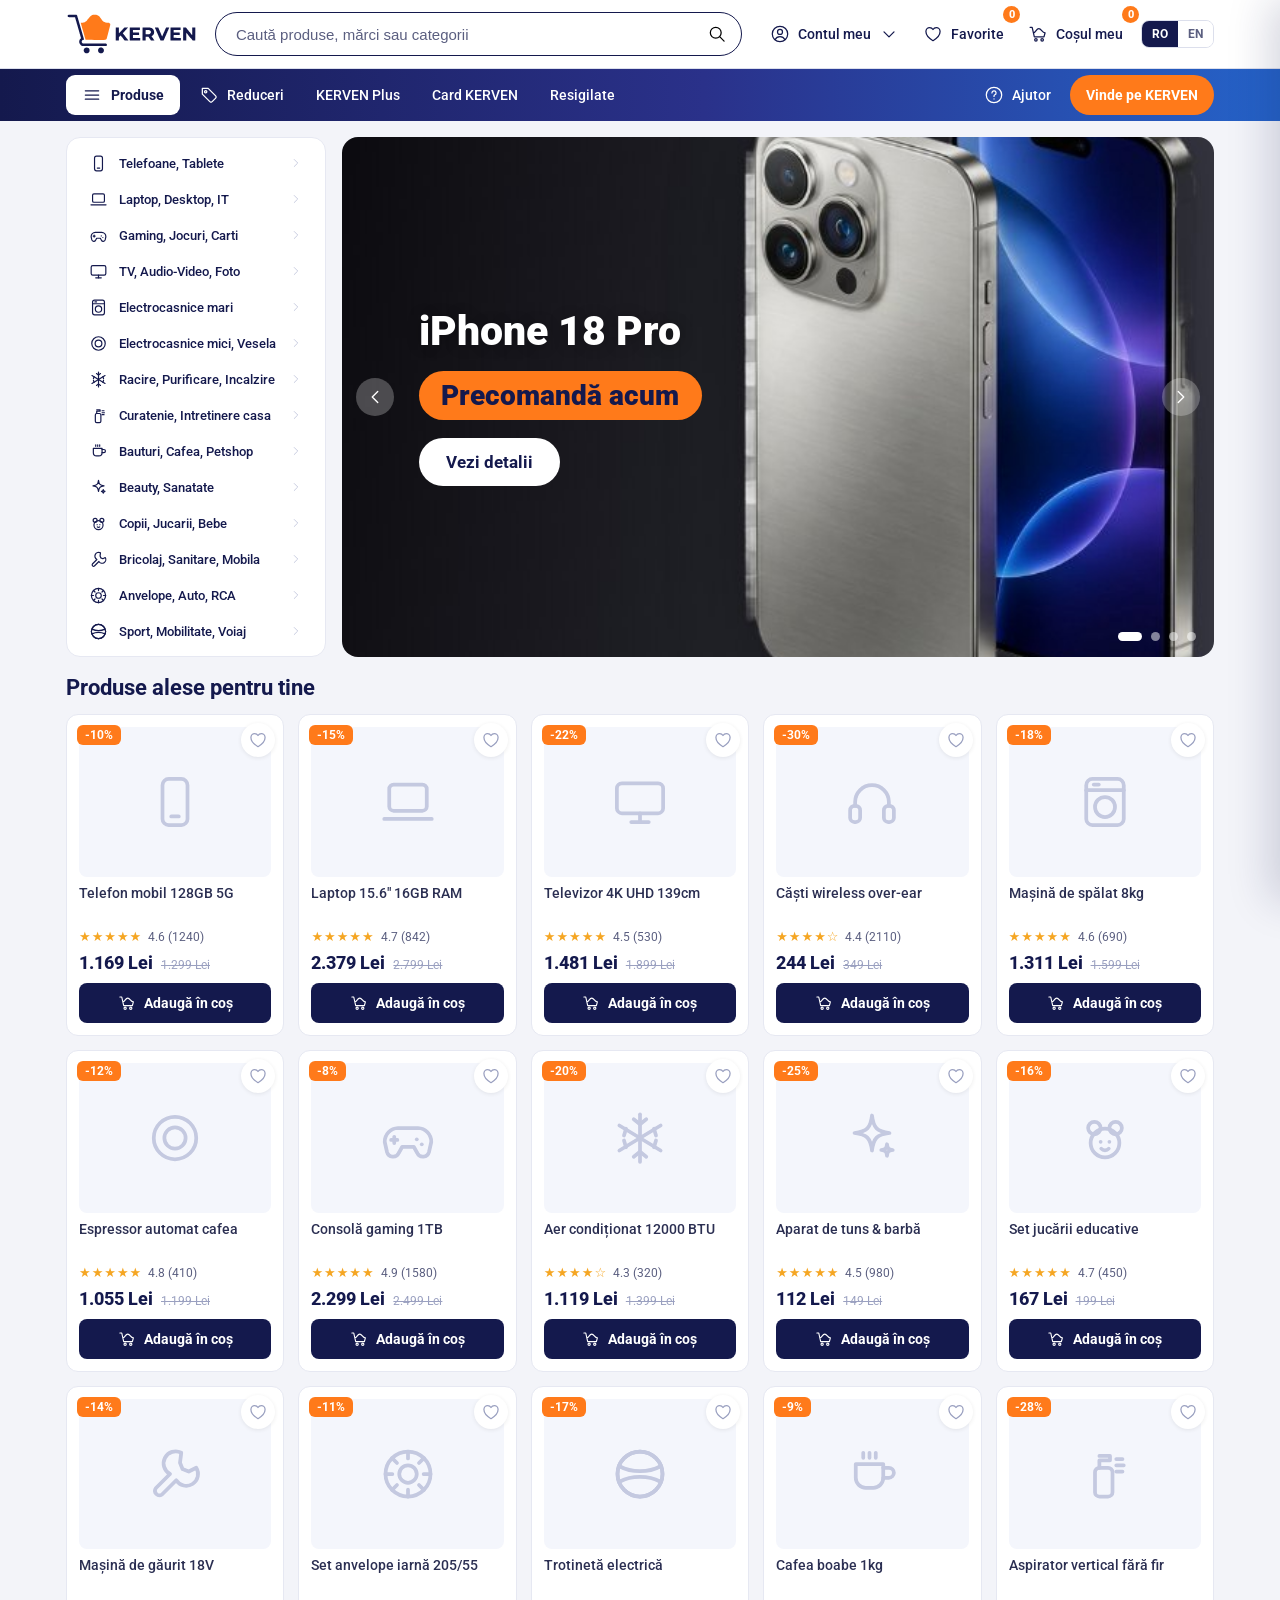
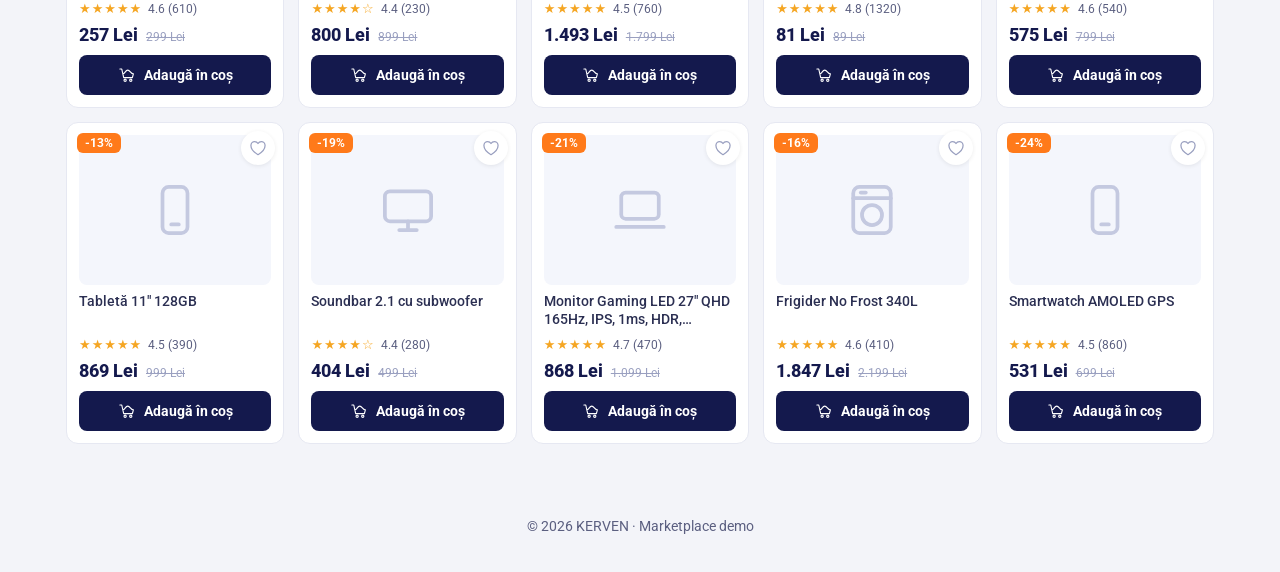
<file: frontend/index.html>
<!doctype html>
<html lang="ro">
<head>
<meta charset="utf-8">
<meta name="viewport" content="width=device-width, initial-scale=1">
<title>KERVEN</title>
<link rel="icon" href="assets/icons/kerven-cart.svg">
<link rel="preconnect" href="https://fonts.googleapis.com">
<link href="https://fonts.googleapis.com/css2?family=Roboto:wght@400;500;700;900&display=swap" rel="stylesheet">
<link rel="stylesheet" href="css/styles.css">
</head>
<body>
<header class="hdr">
 <div class="wrap hdr-in">
  <button class="burger" id="burger" data-icon="menu" aria-label="Meniu"></button>
  <a class="logo" href="index.html" aria-label="KERVEN"><img src="assets/logo.svg" alt="KERVEN"></a>
  <form class="search" role="search" onsubmit="return false">
    <label class="sr-only" for="q" data-i18n="search">Caută</label>
    <input id="q" type="search" autocomplete="off" placeholder="Caută produse, mărci sau categorii" data-i18n-ph="ph">
    <button type="submit" class="search-btn" aria-label="Caută" data-icon="search"></button>
  </form>
  <nav class="user-nav">
    <button class="topbtn" id="accBtn" data-icon="account"><span id="accName" data-i18n="account">Contul meu</span><i data-icon="chevron-down"></i></button>
    <button class="topbtn" id="favBtn" data-icon="heart"><span data-i18n="fav">Favorite</span></button>
    <button class="topbtn" id="cartBtn" data-icon="cart"><span data-i18n="cart">Coșul meu</span></button>
    <div class="lang" role="group" aria-label="Limba">
      <button data-lang="ro" class="on">RO</button><button data-lang="en">EN</button>
    </div>
  </nav>
 </div>
</header>

<div class="catbar">
 <div class="wrap catbar-in">
  <button class="produse" data-icon="menu"><span data-i18n="products">Produse</span></button>
  <button class="catlink" data-icon="tag"><span data-i18n="deals">Reduceri</span></button>
  <button class="catlink collapsible"><span>KERVEN Plus</span></button>
  <button class="catlink collapsible"><span data-i18n="cardK">Card KERVEN</span></button>
  <button class="catlink collapsible"><span data-i18n="openbox">Resigilate</span></button>
  <div class="more-wrap">
    <button class="catlink" id="moreBtn"><span data-i18n="more">Vezi mai mult</span><i data-icon="chevron-down"></i></button>
    <div class="more-menu" id="moreMenu">
      <button><span>KERVEN Plus</span></button>
      <button><span data-i18n="cardK">Card KERVEN</span></button>
      <button><span data-i18n="openbox">Resigilate</span></button>
    </div>
  </div>
  <span class="spacer"></span>
  <button class="catlink" data-icon="help"><span data-i18n="help">Ajutor</span></button>
  <button class="sell"><span data-i18n="sell">Vinde pe KERVEN</span></button>
 </div>
</div>

<main class="home" id="home">
  <aside class="cat-rail" id="catRail"></aside>
  <section class="stage" id="stage">
    <div class="hero" id="hero"></div>
    <div class="mega" id="mega" hidden></div>
  </section>
</main>

<section class="picks">
  <h2 data-i18n="picks">Produse alese pentru tine</h2>
  <div class="grid" id="productGrid"></div>
</section>

<footer class="ftr">
  <p>© <span id="year"></span> KERVEN · <span data-i18n="footer">Marketplace demo</span></p>
</footer>

<div class="drawer" id="drawer" hidden>
  <div class="drawer-back" id="drawerOverlay"></div>
  <nav class="drawer-panel" aria-label="Categorii">
    <div class="drawer-head">
      <button id="drawerClose" data-icon="close" aria-label="Închide"></button>
      <img src="assets/logo.svg" class="drawer-logo" alt="KERVEN">
    </div>
    <div class="drawer-body" id="drawerBody"></div>
  </nav>
</div>

<script src="js/icons.js"></script>
<script src="js/categories.js"></script>
<script src="js/products.js"></script>
<script src="js/photos.js"></script>
<script src="js/store.js"></script>
<script src="js/data.js"></script>
<script src="js/app.js"></script>
<script src="js/cart.js"></script>
</body>
</html>
</file>
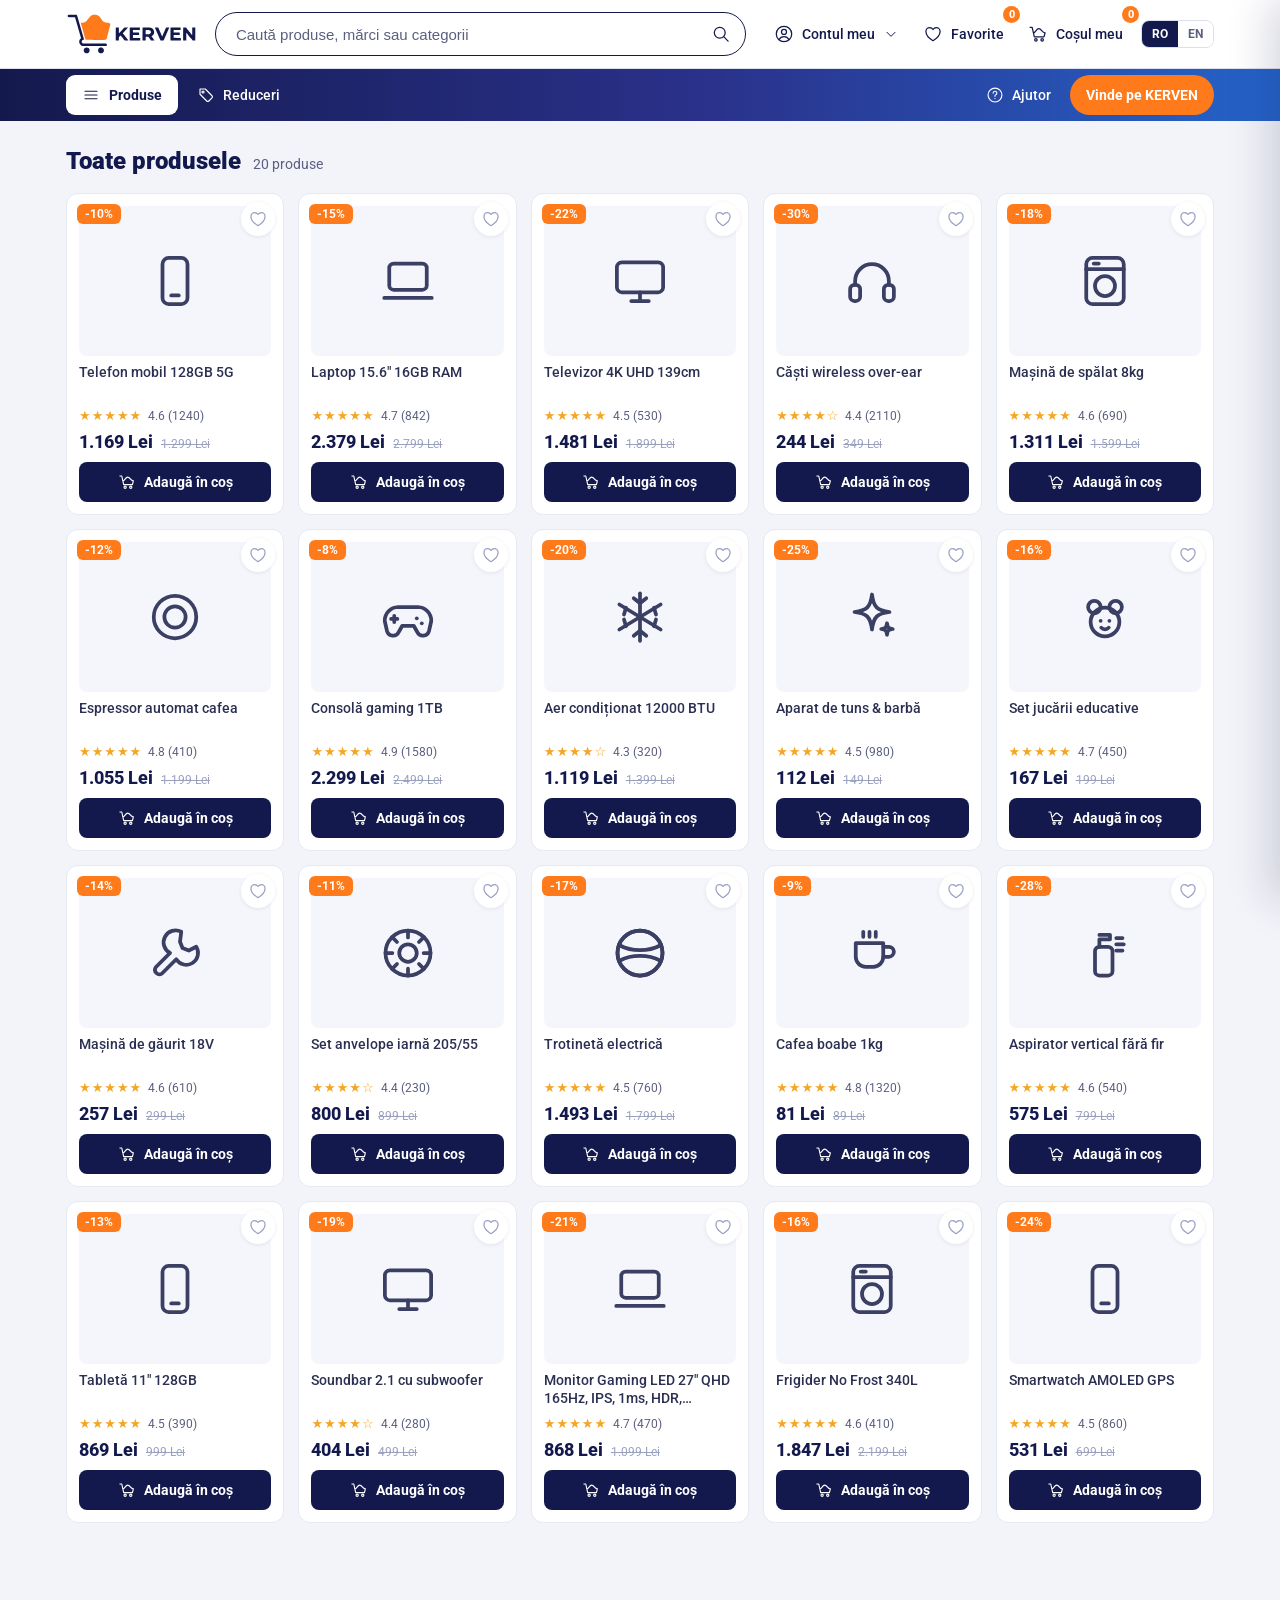
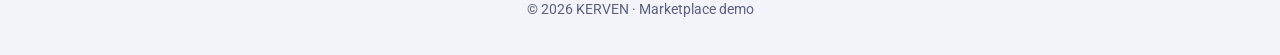
<file: frontend/category.html>
<!doctype html>
<html lang="ro">
<head>
<meta charset="utf-8">
<meta name="viewport" content="width=device-width, initial-scale=1">
<title>Categorie · KERVEN</title>
<link rel="icon" href="assets/icons/kerven-cart.svg">
<link rel="preconnect" href="https://fonts.googleapis.com">
<link href="https://fonts.googleapis.com/css2?family=Roboto:wght@400;500;700;900&display=swap" rel="stylesheet">
<link rel="stylesheet" href="css/styles.css">
</head>
<body data-page="category">
<div id="appHeader"></div>
<main class="wrap listing">
  <div class="list-head"><h1 id="listTitle"></h1><span id="listCount" class="list-count"></span></div>
  <div class="grid" id="grid"></div>
</main>
<footer class="ftr"><p>© <span id="year"></span> KERVEN · Marketplace demo</p></footer>
<script src="js/icons.js"></script>
<script src="js/categories.js"></script>
<script src="js/products.js"></script>
<script src="js/photos.js"></script>
<script src="js/store.js"></script>
<script src="js/data.js"></script>
<script src="js/shell.js"></script>
<script src="js/cart.js"></script>
<script src="js/listing.js"></script>
<script>document.getElementById("year").textContent=new Date().getFullYear();</script>
</body></html>
</file>
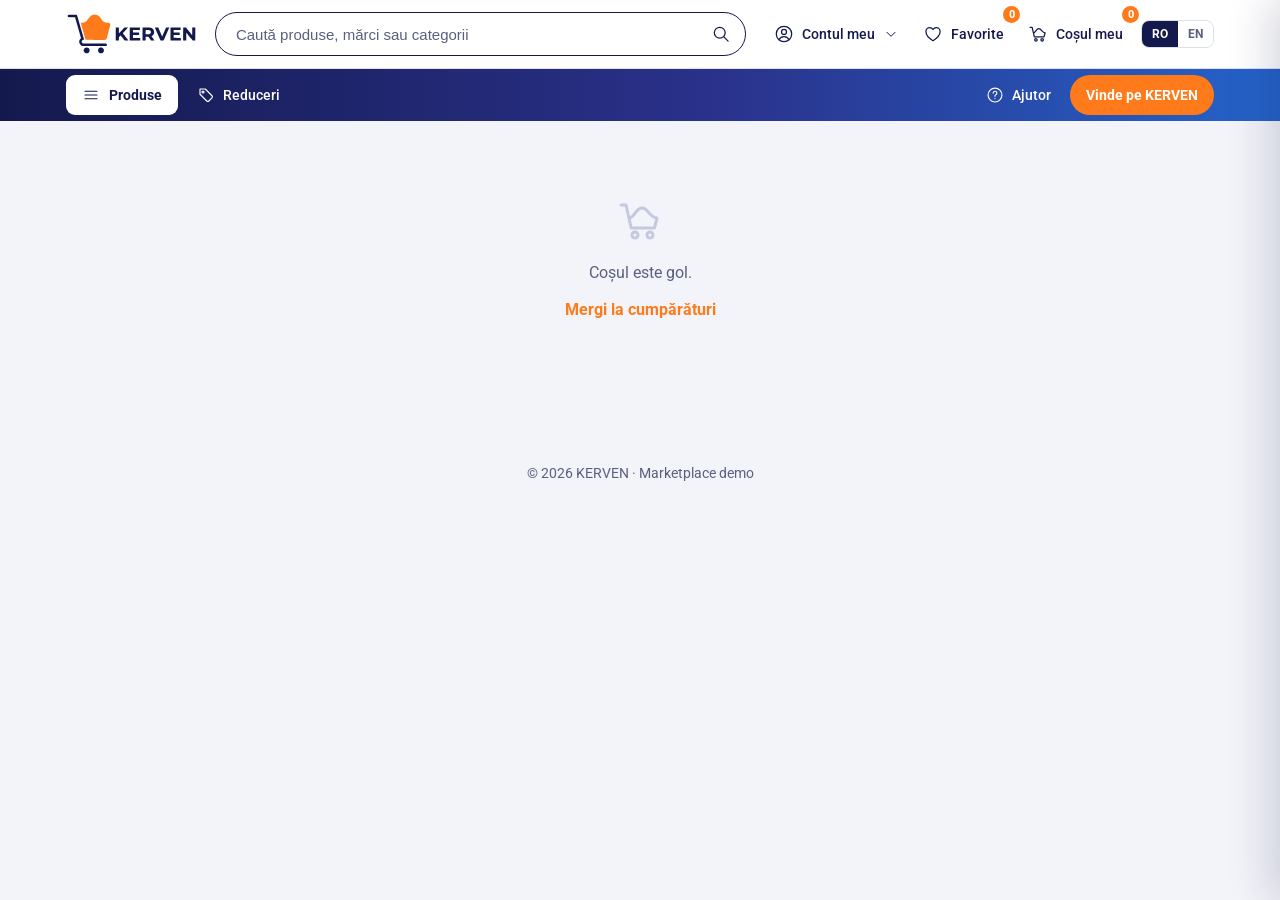
<file: frontend/checkout.html>
<!doctype html>
<html lang="ro">
<head>
<meta charset="utf-8">
<meta name="viewport" content="width=device-width, initial-scale=1">
<title>Checkout · KERVEN</title>
<link rel="icon" href="assets/icons/kerven-cart.svg">
<link rel="preconnect" href="https://fonts.googleapis.com">
<link href="https://fonts.googleapis.com/css2?family=Roboto:wght@400;500;700;900&display=swap" rel="stylesheet">
<link rel="stylesheet" href="css/styles.css">
</head>
<body data-page="checkout">
<div id="appHeader"></div>
<main class="wrap"><div id="checkout" class="checkout"></div></main>
<footer class="ftr"><p>© <span id="year"></span> KERVEN · Marketplace demo</p></footer>
<script src="js/icons.js"></script>
<script src="js/categories.js"></script>
<script src="js/products.js"></script>
<script src="js/photos.js"></script>
<script src="js/store.js"></script>
<script src="js/data.js"></script>
<script src="js/shell.js"></script>
<script src="js/cart.js"></script>
<script src="js/checkout.js"></script>
<script>document.getElementById("year").textContent=new Date().getFullYear();</script>
</body></html>
</file>
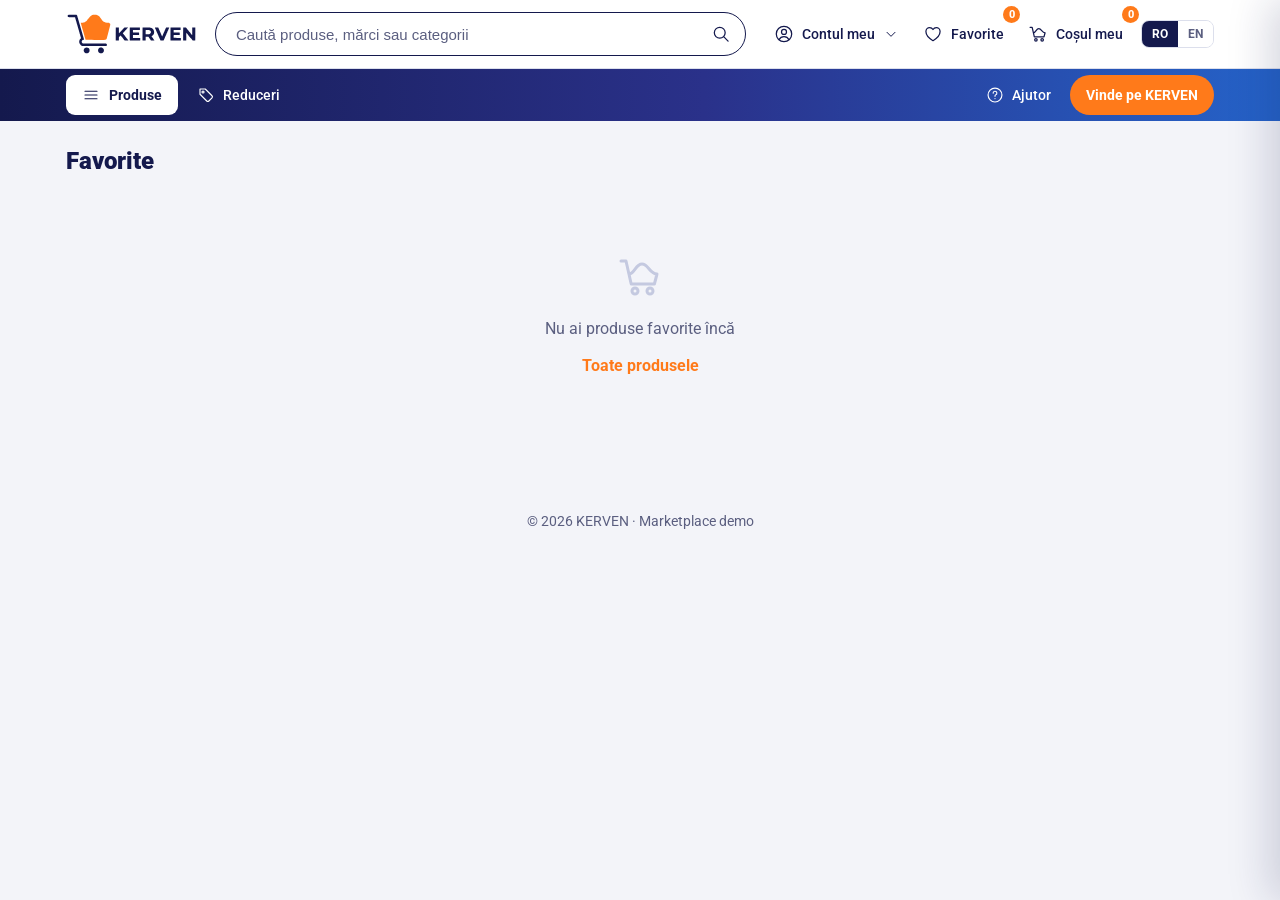
<file: frontend/favorite.html>
<!doctype html>
<html lang="ro">
<head>
<meta charset="utf-8">
<meta name="viewport" content="width=device-width, initial-scale=1">
<title>Favorite · KERVEN</title>
<link rel="icon" href="assets/icons/kerven-cart.svg">
<link rel="preconnect" href="https://fonts.googleapis.com">
<link href="https://fonts.googleapis.com/css2?family=Roboto:wght@400;500;700;900&display=swap" rel="stylesheet">
<link rel="stylesheet" href="css/styles.css">
</head>
<body data-page="favorite">
<div id="appHeader"></div>
<main class="wrap listing">
  <div class="list-head"><h1 id="listTitle"></h1><span id="listCount" class="list-count"></span></div>
  <div class="grid" id="grid"></div>
</main>
<footer class="ftr"><p>© <span id="year"></span> KERVEN · Marketplace demo</p></footer>
<script src="js/icons.js"></script>
<script src="js/categories.js"></script>
<script src="js/products.js"></script>
<script src="js/photos.js"></script>
<script src="js/store.js"></script>
<script src="js/data.js"></script>
<script src="js/shell.js"></script>
<script src="js/cart.js"></script>
<script src="js/listing.js"></script>
<script>document.getElementById("year").textContent=new Date().getFullYear();</script>
</body></html>
</file>
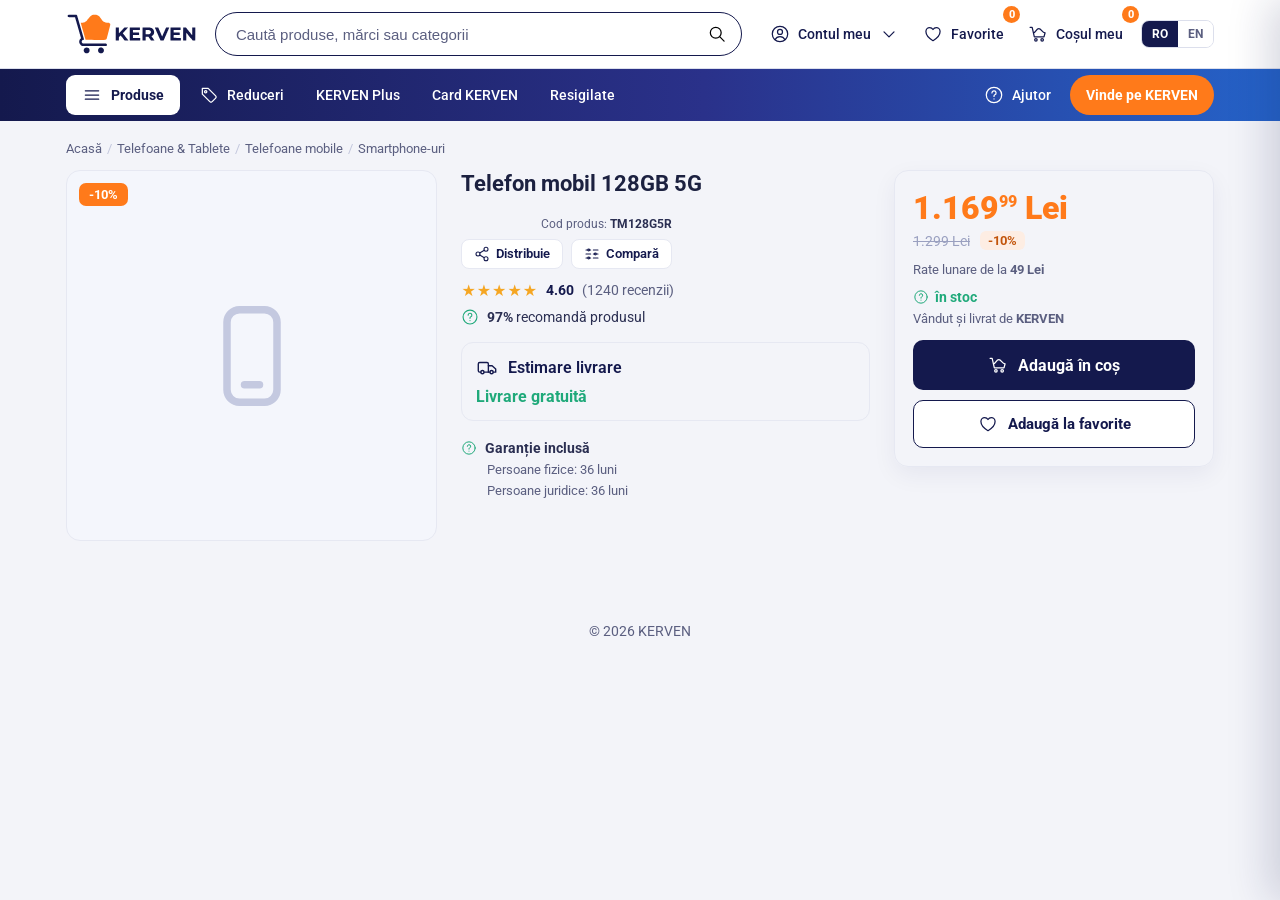
<file: frontend/product.html>
<!doctype html>
<html lang="ro">
<head>
<meta charset="utf-8">
<meta name="viewport" content="width=device-width, initial-scale=1">
<title>KERVEN — produs</title>
<link rel="icon" href="assets/icons/kerven-cart.svg">
<link rel="preconnect" href="https://fonts.googleapis.com">
<link href="https://fonts.googleapis.com/css2?family=Roboto:wght@400;500;700;900&display=swap" rel="stylesheet">
<link rel="stylesheet" href="css/styles.css">
</head>
<body>
<header class="hdr">
 <div class="wrap hdr-in">
  <button class="burger" id="burger" data-icon="menu" aria-label="Meniu"></button>
  <a class="logo" href="index.html" aria-label="KERVEN"><img src="assets/logo.svg" alt="KERVEN"></a>
  <form class="search" role="search" onsubmit="return false">
    <label class="sr-only" for="q" data-i18n="search">Caută</label>
    <input id="q" type="search" autocomplete="off" placeholder="Caută produse, mărci sau categorii" data-i18n-ph="ph">
    <button type="submit" class="search-btn" aria-label="Caută" data-icon="search"></button>
  </form>
  <nav class="user-nav">
    <button class="topbtn" id="accBtn" data-icon="account"><span id="accName" data-i18n="account">Contul meu</span><i data-icon="chevron-down"></i></button>
    <button class="topbtn" id="favBtn" data-icon="heart"><span data-i18n="fav">Favorite</span></button>
    <button class="topbtn" id="cartBtn" data-icon="cart"><span data-i18n="cart">Coșul meu</span></button>
    <div class="lang" role="group" aria-label="Limba">
      <button data-lang="ro" class="on">RO</button><button data-lang="en">EN</button>
    </div>
  </nav>
 </div>
</header>

<div class="catbar">
 <div class="wrap catbar-in">
  <a class="produse" href="index.html" data-icon="menu"><span data-i18n="products">Produse</span></a>
  <button class="catlink" data-icon="tag"><span data-i18n="deals">Reduceri</span></button>
  <button class="catlink collapsible"><span>KERVEN Plus</span></button>
  <button class="catlink collapsible"><span data-i18n="cardK">Card KERVEN</span></button>
  <button class="catlink collapsible"><span data-i18n="openbox">Resigilate</span></button>
  <span class="spacer"></span>
  <button class="catlink" data-icon="help"><span data-i18n="help">Ajutor</span></button>
  <button class="sell"><span data-i18n="sell">Vinde pe KERVEN</span></button>
 </div>
</div>

<main class="wrap pdp" id="pdp"><!-- rendered by product.js --></main>

<footer class="ftr"><p>© <span id="year"></span> KERVEN</p></footer>

<div class="drawer" id="drawer" hidden>
  <div class="drawer-back" id="drawerOverlay"></div>
  <nav class="drawer-panel" aria-label="Categorii">
    <div class="drawer-head">
      <button id="drawerClose" data-icon="close" aria-label="Închide"></button>
      <img src="assets/logo.svg" class="drawer-logo" alt="KERVEN">
    </div>
    <div class="drawer-body" id="drawerBody"></div>
  </nav>
</div>

<script src="js/icons.js"></script>
<script src="js/categories.js"></script>
<script src="js/products.js"></script>
<script src="js/photos.js"></script>
<script src="js/store.js"></script>
<script src="js/data.js"></script>
<script src="js/product.js"></script>
<script src="js/cart.js"></script>
</body>
</html>
</file>
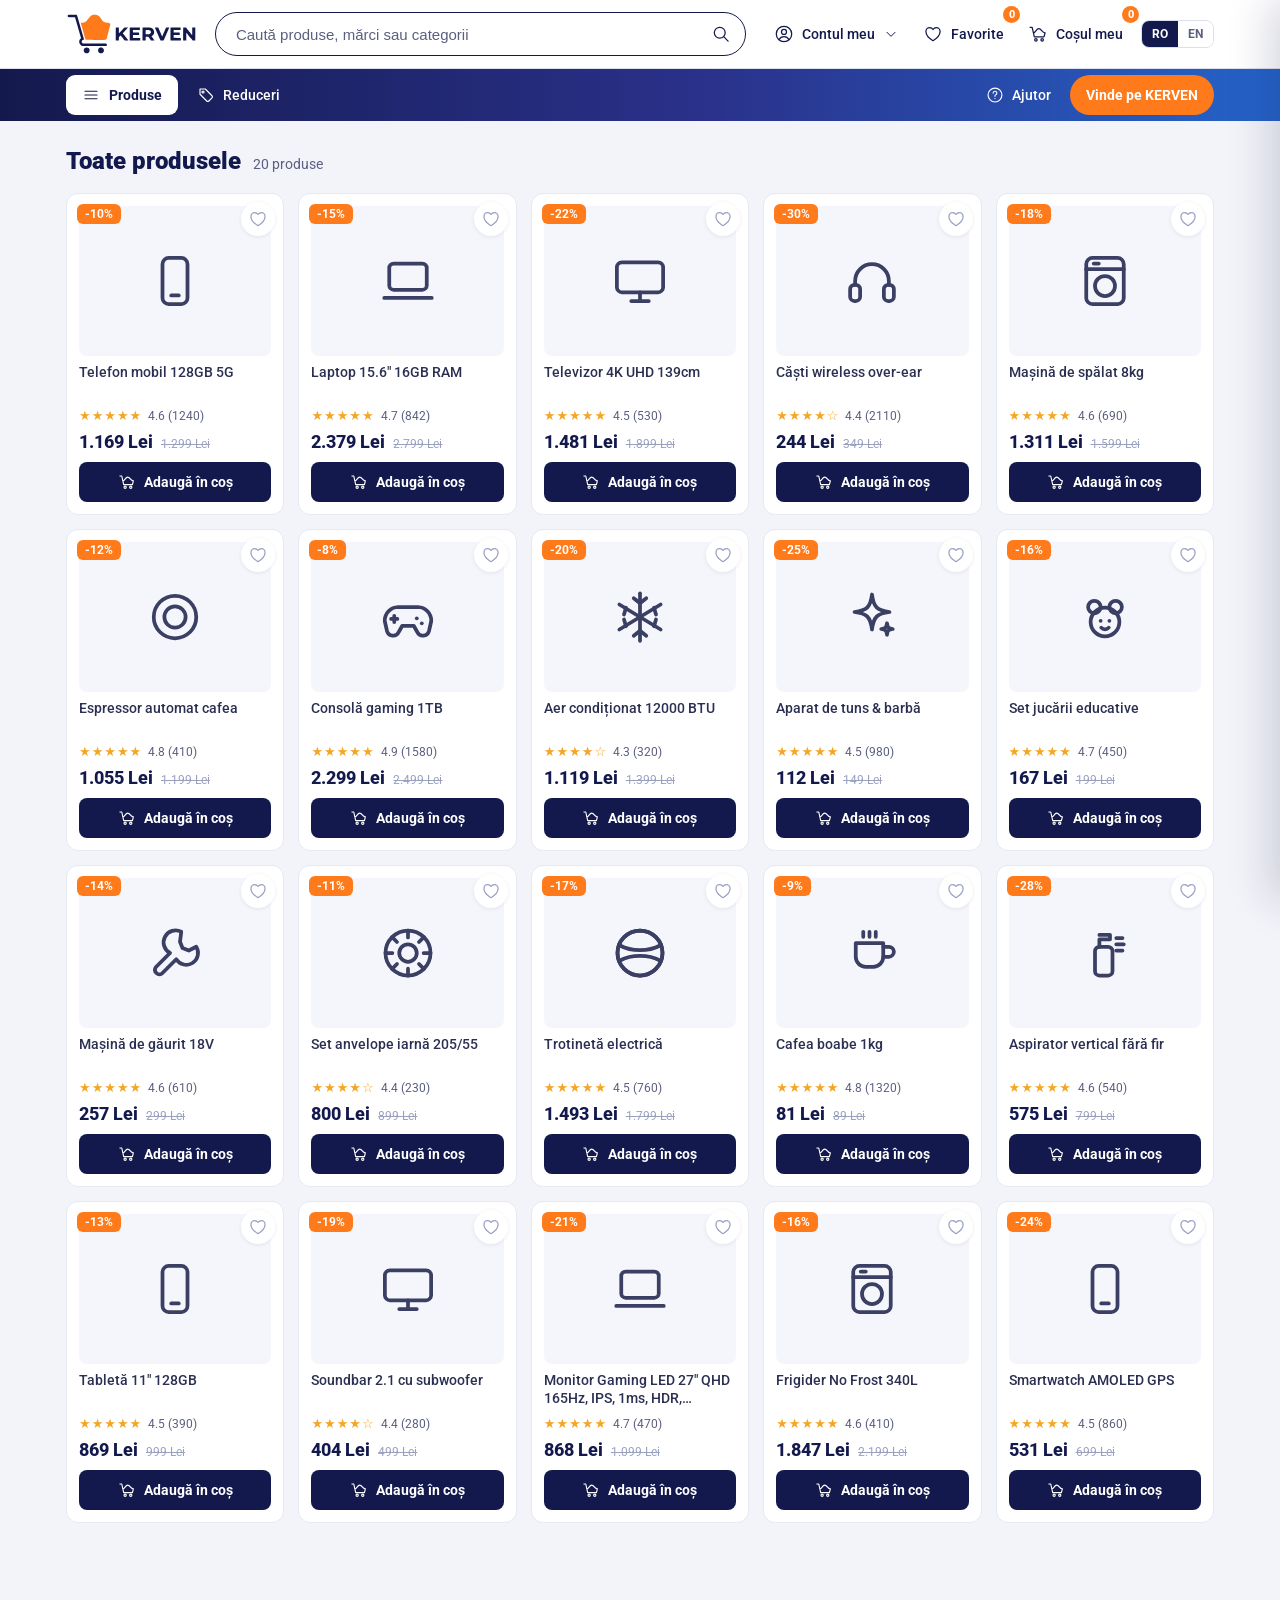
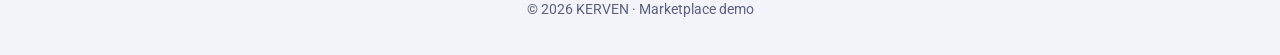
<file: frontend/search.html>
<!doctype html>
<html lang="ro">
<head>
<meta charset="utf-8">
<meta name="viewport" content="width=device-width, initial-scale=1">
<title>Căutare · KERVEN</title>
<link rel="icon" href="assets/icons/kerven-cart.svg">
<link rel="preconnect" href="https://fonts.googleapis.com">
<link href="https://fonts.googleapis.com/css2?family=Roboto:wght@400;500;700;900&display=swap" rel="stylesheet">
<link rel="stylesheet" href="css/styles.css">
</head>
<body data-page="search">
<div id="appHeader"></div>
<main class="wrap listing">
  <div class="list-head"><h1 id="listTitle"></h1><span id="listCount" class="list-count"></span></div>
  <div class="grid" id="grid"></div>
</main>
<footer class="ftr"><p>© <span id="year"></span> KERVEN · Marketplace demo</p></footer>
<script src="js/icons.js"></script>
<script src="js/categories.js"></script>
<script src="js/products.js"></script>
<script src="js/photos.js"></script>
<script src="js/store.js"></script>
<script src="js/data.js"></script>
<script src="js/shell.js"></script>
<script src="js/cart.js"></script>
<script src="js/listing.js"></script>
<script>document.getElementById("year").textContent=new Date().getFullYear();</script>
</body></html>
</file>
<file: frontend/css/styles.css>
/* KERVEN styles */
:root{
  --navy:#14194D; --navy2:#2A318A; --blue:#2563C9; --orange:#FF7A1A;
  --ink:#14194D; --muted:#5B5F80; --line:#DCDFEC; --bg:#F3F4F9; --card:#FFFFFF;
  --radius:14px; --shadow:0 20px 40px rgba(20,25,77,.12);
}
*{box-sizing:border-box}
html{overflow-x:hidden}
body{margin:0;font-family:'Roboto',system-ui,-apple-system,sans-serif;color:var(--ink);background:var(--bg)}
button{font-family:inherit;cursor:pointer}
a{color:#3A3F63;text-decoration:none}
.sr-only{position:absolute;width:1px;height:1px;overflow:hidden;clip-path:inset(50%)}
.ic{display:block;flex:0 0 auto}

/* Header */
.wrap{width:100%;margin:0 auto;padding-left:16px;padding-right:16px}
@media(min-width:992px){.wrap,.home,.picks{max-width:968px}}
@media(min-width:1200px){.wrap,.home,.picks{max-width:1180px}}
@media(min-width:1400px){.wrap,.home,.picks{max-width:1360px}}

.hdr{background:var(--card);border-bottom:1px solid var(--line)}
.hdr-in{display:flex;flex-wrap:nowrap;align-items:center;gap:12px 18px;padding-top:12px;padding-bottom:12px}
.user-nav{flex:0 0 auto;margin-left:auto}
.logo img{height:42px;display:block}
.search{flex:999 1 400px;min-width:0;display:flex;align-items:center;height:44px;margin:0;border:1.5px solid var(--navy);border-radius:22px;padding-left:18px}
.search input{flex:1 1 auto;min-width:0;border:0;background:transparent;font-size:15px;color:var(--ink)}
.search input:focus{outline:none}
.search input::placeholder{color:var(--muted)}
.search-btn{flex:0 0 48px;height:44px;border:0;background:transparent;display:flex;align-items:center;justify-content:center}
.user-nav{display:flex;align-items:center;gap:4px}
.topbtn{min-height:44px;border:0;background:transparent;color:var(--ink);border-radius:10px;padding:0 10px;font-size:14px;font-weight:500;display:flex;align-items:center;gap:8px}
.topbtn:hover{background:var(--bg)}
.lang{display:flex;border:1px solid var(--line);border-radius:8px;overflow:hidden;margin-left:4px}
.lang button{border:0;padding:6px 10px;font-size:12px;font-weight:700;background:#fff;color:var(--muted)}
.lang button.on{background:var(--navy);color:#fff}

/* Category bar */
.catbar{background:linear-gradient(90deg,var(--navy) 0%,var(--navy2) 55%,var(--blue) 100%)}
.catbar-in{display:flex;align-items:center;gap:6px;height:52px}
.produse{height:40px;border:0;background:#fff;color:var(--navy);border-radius:9px;padding:0 16px;font-size:14px;font-weight:700;display:flex;align-items:center;gap:9px}
.catlink{min-height:40px;border:0;background:transparent;color:#fff;border-radius:8px;padding:0 13px;font-size:14px;font-weight:500;display:flex;align-items:center;gap:8px}
.catlink:hover{background:rgba(255,255,255,.14)}
.catbar-in .spacer{flex:1 1 auto}
.sell{height:40px;border:0;background:var(--orange);color:#fff;border-radius:20px;padding:0 16px;font-size:14px;font-weight:700}

/* Home layout */
.home{display:grid;grid-template-columns:260px minmax(0,1fr);gap:16px;padding:16px 16px 0;margin:0 auto;align-items:stretch;width:100%}
.cat-rail{min-height:0;overflow-y:auto;background:var(--card);border:1px solid #E6E8F2;border-radius:var(--radius);padding:8px;display:flex;flex-direction:column;gap:2px;z-index:5}
.catrow{width:100%;flex:1 1 0;min-height:34px;border:0;background:transparent;border-radius:8px;padding:0 14px;display:flex;align-items:center;gap:11px;text-align:left;font-size:clamp(12.5px,1vw,14px);font-weight:500;color:var(--ink)}
.catrow:hover,.catrow.on{background:var(--bg);color:var(--orange)}
.catrow .chev{margin-left:auto;color:#C2C6DC}

.stage{position:relative;min-width:0;width:100%;aspect-ratio:1010/460;border-radius:16px;overflow:hidden}

/* Hero slider */
.hero{position:absolute;inset:0}
.slide{position:absolute;inset:0;opacity:0;transform:scale(1.02);transition:opacity .7s ease,transform .7s ease;pointer-events:none}
.slide.on{opacity:1;transform:scale(1);pointer-events:auto}
.slide .prod{position:absolute;right:26px;bottom:0;height:98%;width:auto;max-width:540px;object-fit:contain;object-position:right bottom;z-index:1;filter:drop-shadow(0 16px 26px rgba(0,0,0,.26))}
.slide.on .prod{animation:fl 4.5s ease-in-out infinite}
@keyframes fl{0%,100%{transform:translateY(0)}50%{transform:translateY(-10px)}}
.slide .txt{position:absolute;left:clamp(56px,6vw,84px);right:auto;top:0;bottom:0;width:46%;display:flex;flex-direction:column;justify-content:center;gap:clamp(10px,1.4vw,18px);z-index:3;color:#fff}
.slide .title{font-size:clamp(24px,3.2vw,44px);font-weight:900;line-height:1.08;text-shadow:0 1px 14px rgba(0,0,0,.28)}
.slide .pill{align-self:flex-start;font-size:clamp(18px,2.2vw,28px);font-weight:900;padding:.3em .8em;border-radius:40px}
.slide .cta{align-self:flex-start;border:0;background:#fff;font-size:clamp(14px,1.4vw,17px);font-weight:700;padding:.8em 1.6em;border-radius:40px}
.slide .txt>*{opacity:0;transform:translateY(12px)}
.slide.on .txt>*{opacity:1;transform:translateY(0);transition:all .55s ease}
.slide.on .txt>.pill{transition-delay:.12s}
.slide.on .txt>.cta{transition-delay:.24s}
.arr{position:absolute;top:50%;transform:translateY(-50%);z-index:4;width:38px;height:38px;border-radius:50%;border:0;background:rgba(255,255,255,.25);color:#fff;display:flex;align-items:center;justify-content:center}
.arr:hover{background:rgba(255,255,255,.42)}
.arr.prev{left:14px}.arr.next{right:14px}
.dots{position:absolute;right:18px;bottom:16px;z-index:4;display:flex;justify-content:flex-end;gap:9px}
.dot{width:9px;height:9px;border-radius:50%;border:0;background:rgba(255,255,255,.5);padding:0}
.dot.on{width:24px;border-radius:5px;background:#fff}

/* Mega overlay */
.mega{position:absolute;inset:0;background:#fff;border:1px solid #E6E8F2;border-radius:16px;padding:20px 26px;overflow-y:auto;z-index:6}
.mega h3{font-size:18px;font-weight:700;color:var(--navy);margin:0 0 14px}
.mega .cols{columns:4;column-gap:30px}
.grp{break-inside:avoid;margin-bottom:16px;display:inline-block;width:100%}
.grp h4{font-size:13px;font-weight:700;color:var(--navy);margin:0 0 4px}
.grp a{display:block;font-size:13px;font-weight:400;color:#3A3F63;padding:3.5px 0;line-height:1.3}
.grp a:hover{color:var(--orange)}

/* Footer */
.ftr{padding:24px;text-align:center;color:var(--muted);font-size:14px}


/* Mobile menu */
.burger{display:none;width:44px;height:44px;border:0;background:transparent;color:var(--navy);border-radius:10px;align-items:center;justify-content:center}
.burger:hover{background:var(--bg)}
.drawer{position:fixed;inset:0;z-index:1000}
.drawer[hidden]{display:none}
.drawer-back{position:absolute;inset:0;background:rgba(20,25,77,.45);opacity:0;transition:opacity .25s ease}
.drawer.open .drawer-back{opacity:1}
.drawer-panel{position:absolute;left:0;top:0;bottom:0;width:min(86vw,360px);background:#fff;box-shadow:2px 0 24px rgba(0,0,0,.25);transform:translateX(-100%);transition:transform .25s ease;display:flex;flex-direction:column;overflow:hidden}
.drawer.open .drawer-panel{transform:translateX(0)}
.drawer-head{display:flex;align-items:center;gap:14px;padding:12px 14px;border-bottom:1px solid var(--line)}
.drawer-head button{width:40px;height:40px;border:0;background:transparent;color:var(--navy);border-radius:8px;display:flex;align-items:center;justify-content:center}
.drawer-head button:hover{background:var(--bg)}
.drawer-logo{height:34px}
.drawer-body{flex:1 1 auto;overflow-y:auto;padding:6px}
.drawer-item{width:100%;min-height:50px;border:0;background:transparent;border-bottom:1px solid #EEF0F7;padding:0 12px;display:flex;align-items:center;gap:13px;text-align:left;font-size:15px;font-weight:500;color:var(--ink)}
.drawer-item:hover{background:var(--bg)}
.drawer-item .chev{margin-left:auto;color:#C2C6DC}
.drawer-back-btn{width:100%;min-height:48px;border:0;background:var(--bg);border-radius:8px;padding:0 12px;display:flex;align-items:center;gap:10px;font-size:15px;font-weight:700;color:var(--navy);margin-bottom:6px}
.drawer-sub-title{font-size:17px;font-weight:700;color:var(--navy);padding:8px 12px 4px}
.drawer-grp{padding:8px 12px 2px}
.drawer-grp h4{font-size:13px;font-weight:700;color:var(--muted);margin:0 0 2px;text-transform:uppercase;letter-spacing:.4px}
.drawer-grp a{display:block;font-size:15px;color:#3A3F63;padding:8px 0;border-bottom:1px solid #F2F3F9}

@media(max-width:991px){
  .burger{display:flex}
  .catbar{display:none}
  .cat-rail{display:none}
  .home{grid-template-columns:1fr;padding:12px}
  .slide .txt{width:62%}
  .hdr-in{flex-wrap:wrap;gap:8px 8px}
  .logo img{height:34px}
  .user-nav .topbtn span{display:none}
  .user-nav .topbtn:first-child{display:none}
  .topbtn{padding:0 5px}
  .lang{margin-left:2px}
  .lang button{padding:5px 7px}
  .search{order:3;flex:1 1 100%}
}

/* "Vezi mai mult" dropdown in the category bar */
.more-wrap{position:relative;display:none}
.more-menu{position:absolute;top:46px;left:0;background:#fff;border:1px solid var(--line);border-radius:10px;box-shadow:var(--shadow);padding:6px;min-width:190px;flex-direction:column;z-index:30}
.more-menu:not(.open){display:none}
.more-menu button{border:0;background:transparent;text-align:left;padding:10px 12px;border-radius:7px;font-size:14px;color:var(--ink)}
.more-menu button:hover{background:var(--bg)}

/* Product grid: "Produse alese pentru tine" */
.picks{margin:0 auto;padding:4px 16px 36px;width:100%}
.picks h2{font-size:clamp(18px,2vw,22px);font-weight:700;color:var(--navy);margin:14px 0}
.grid{display:grid;grid-template-columns:repeat(auto-fill,minmax(188px,1fr));gap:14px}
@media(max-width:620px){.grid{grid-template-columns:repeat(2,minmax(0,1fr));gap:10px}}
.card{position:relative;background:#fff;border:1px solid #E6E8F2;border-radius:12px;padding:12px;display:flex;flex-direction:column;gap:8px;transition:box-shadow .15s ease}
.card:hover{box-shadow:0 8px 24px rgba(20,25,77,.1)}
.badge{position:absolute;top:10px;left:10px;background:var(--orange);color:#fff;font-size:12px;font-weight:700;padding:3px 8px;border-radius:6px;z-index:2}
.fav{position:absolute;top:8px;right:8px;width:34px;height:34px;border:0;background:#fff;border-radius:50%;color:#9AA0C0;display:flex;align-items:center;justify-content:center;box-shadow:0 1px 4px rgba(0,0,0,.08);z-index:2}
.fav.on{color:#E5484D}
.fav.on .ic{fill:#E5484D}
.thumb{height:150px;border-radius:8px;background:#F4F6FC;display:flex;align-items:center;justify-content:center}
.thumb .ic{width:60px;height:60px;color:#C4C9E0}
.card .name{font-size:13.5px;font-weight:500;color:#2B2F52;line-height:1.3;min-height:36px;display:-webkit-box;-webkit-line-clamp:2;-webkit-box-orient:vertical;overflow:hidden}
.rate{display:flex;align-items:center;gap:6px;font-size:12px;color:var(--muted)}
.stars{color:#F5A623;letter-spacing:1px;font-size:13px}
.price{display:flex;align-items:baseline;gap:8px;margin-top:auto}
.price .new{font-size:18px;font-weight:800;color:var(--navy)}
.price .old{font-size:12px;color:#9AA0C0;text-decoration:line-through}
.buy{margin-top:2px;border:0;background:var(--navy);color:#fff;border-radius:8px;min-height:40px;font-size:13.5px;font-weight:700;display:flex;align-items:center;justify-content:center;gap:8px}
.buy:hover{background:#1f255f}

@media(max-width:1120px){
  .catbar .collapsible{display:none}
  .more-wrap{display:block}
}

/* Hero banner sizes */
@media(min-width:1200px){ .stage{aspect-ratio:1600/729} }
@media(min-width:992px) and (max-width:1199px){ .stage{aspect-ratio:1200/624} }
@media(min-width:768px) and (max-width:991px){ .stage{aspect-ratio:820/512} }
@media(max-width:767px){ .stage{aspect-ratio:600/450} }
.slide .bg{position:absolute;inset:0;z-index:0}
.slide .bgimg{width:100%;height:100%;object-fit:cover;display:block}

/* Product page */
.pdp{padding:14px 16px 32px}
.crumb{font-size:13px;color:var(--muted);margin:6px 0 14px}
.crumb a{color:var(--muted)} .crumb a:hover{color:var(--orange)}
.pdp-grid{display:grid;grid-template-columns:minmax(0,1fr) minmax(0,1.1fr) 320px;gap:24px;align-items:start}
.pdp-gallery{position:sticky;top:12px}
.pdp-main{position:relative;background:#F4F6FC;border:1px solid #E6E8F2;border-radius:14px;aspect-ratio:1/1;display:flex;align-items:center;justify-content:center}
.pdp-main .badge{position:absolute;top:12px;left:12px;background:var(--orange);color:#fff;font-size:13px;font-weight:700;padding:4px 10px;border-radius:7px}
.pdp-thumbs{display:flex;gap:10px;margin-top:12px;flex-wrap:wrap}
.pdp-thumb{width:64px;height:64px;border:1px solid #E6E8F2;border-radius:10px;background:#F4F6FC;display:flex;align-items:center;justify-content:center;cursor:pointer}
.pdp-thumb.on{border-color:var(--navy)}
.pdp-info h1{font-size:22px;font-weight:700;line-height:1.3;margin:0 0 12px;color:#1c2140}
.pdp-rate{display:flex;align-items:center;gap:8px;font-size:14px;margin-bottom:8px}
.pdp-rate .stars{color:#F5A623;font-size:16px}
.pdp-rate .muted{color:var(--muted)}
.pdp-reco{display:flex;align-items:center;gap:8px;font-size:14px;color:#2B2F52;margin-bottom:16px}
.pdp-delivery{border:1px solid #E6E8F2;border-radius:12px;padding:14px;margin-bottom:16px}
.pdp-deliv-head{display:flex;align-items:center;gap:10px;font-weight:600;color:var(--navy)}
.pdp-free{color:#1FA97A;font-weight:700;margin-top:8px}
.pdp-warranty{list-style:none;padding:0;margin:0;font-size:14px;color:#2B2F52}
.pdp-warranty li{padding:3px 0;display:flex;align-items:center;gap:8px}
.pdp-warranty li.sub{padding-left:26px;color:var(--muted);font-size:13px}
.pdp-buy{position:sticky;top:12px;border:1px solid #E6E8F2;border-radius:14px;padding:18px;box-shadow:0 8px 24px rgba(20,25,77,.06)}
.pdp-price{font-size:32px;font-weight:900;color:var(--orange)}
.pdp-price sup{font-size:16px;top:-12px}
.pdp-oldrow{margin:4px 0 12px;display:flex;align-items:center;gap:10px}
.pdp-oldrow .old{color:#9AA0C0;text-decoration:line-through;font-size:14px}
.pdp-oldrow .save{background:#FDEDE3;color:#C2540A;font-weight:700;font-size:13px;padding:2px 8px;border-radius:6px}
.pdp-rate2{font-size:13px;color:var(--muted);margin-bottom:12px}
.pdp-stock{color:#1FA97A;font-weight:700;font-size:14px;display:flex;align-items:center;gap:6px;margin-bottom:6px}
.pdp-seller{font-size:13px;color:var(--muted);margin-bottom:14px}
.pdp-add{width:100%;min-height:50px;border:0;border-radius:10px;background:var(--navy);color:#fff;font-size:16px;font-weight:700;display:flex;align-items:center;justify-content:center;gap:10px;margin-bottom:10px}
.pdp-add:hover{background:#1f255f} .pdp-add.ok{background:#1FA97A}
.pdp-fav{width:100%;min-height:48px;border:1.5px solid var(--navy);border-radius:10px;background:#fff;color:var(--navy);font-size:15px;font-weight:700;display:flex;align-items:center;justify-content:center;gap:10px}
.pdp-fav.on{color:#E5484D;border-color:#E5484D} .pdp-fav.on .ic{fill:#E5484D}
@media(max-width:991px){.pdp-grid{grid-template-columns:1fr}.pdp-gallery,.pdp-buy{position:static}}

/* Product page header */
.crumb .sep{color:#C2C6DC;margin:0 2px}
.pdp-head{display:flex;justify-content:space-between;align-items:flex-start;gap:18px;flex-wrap:wrap;margin-bottom:12px}
.pdp-head h1{margin:0;flex:1 1 320px;min-width:0}
.pdp-meta{flex:0 0 auto;display:flex;flex-direction:column;align-items:flex-end;gap:8px}
.pdp-cod{font-size:12px;color:var(--muted);white-space:nowrap}
.pdp-cod b{color:#2B2F52}
.pdp-actions{display:flex;gap:8px}
.pdp-act{display:inline-flex;align-items:center;gap:6px;border:1px solid #E6E8F2;background:#fff;color:var(--navy);font-size:13px;font-weight:600;padding:6px 12px;border-radius:8px;cursor:pointer}
.pdp-act:hover{border-color:var(--navy);background:#F4F6FC}
@media(max-width:991px){.pdp-head{flex-direction:column}.pdp-meta{align-items:flex-start}}

/* Cart */
.hb{position:absolute;top:-6px;right:-6px;min-width:17px;height:17px;padding:0 4px;border-radius:9px;
    background:var(--orange);color:#fff;font-size:11px;font-weight:800;display:flex;align-items:center;justify-content:center;line-height:1}
.user-nav .topbtn{position:relative}
.cart-ov{position:fixed;inset:0;background:rgba(15,19,54,.42);z-index:60;opacity:0;transition:opacity .25s}
.cart-ov.on{opacity:1}
.cart-dr{position:fixed;top:0;right:0;width:400px;max-width:92vw;height:100%;background:#fff;z-index:61;
    display:flex;flex-direction:column;transform:translateX(100%);transition:transform .25s;box-shadow:-10px 0 40px rgba(20,25,77,.18)}
.cart-dr.on{transform:translateX(0)}
.cart-hd{display:flex;align-items:center;justify-content:space-between;padding:16px 18px;border-bottom:1px solid var(--line);font-weight:800;font-size:17px;color:var(--navy)}
.cart-x{border:0;background:none;cursor:pointer;padding:4px;display:flex}
.cart-body{flex:1;overflow:auto;padding:8px 14px}
.cart-row{display:grid;grid-template-columns:52px 1fr auto;gap:10px;align-items:start;padding:12px 2px;border-bottom:1px solid var(--line)}
.cart-th{width:52px;height:52px;background:#F4F6FC;border:1px solid var(--line);border-radius:10px;display:flex;align-items:center;justify-content:center}
.cart-nm{display:block;font-size:13.5px;color:#1c2140;text-decoration:none;line-height:1.3;max-height:36px;overflow:hidden}
.cart-pr{font-size:12px;color:var(--muted);margin:3px 0 6px}
.qty{display:flex;align-items:center;gap:8px}
.qty button{width:26px;height:26px;border:1px solid var(--line);background:#fff;border-radius:7px;font-size:16px;cursor:pointer;color:var(--navy);line-height:1}
.qty span{min-width:18px;text-align:center;font-weight:700;font-size:14px}
.cart-rm{width:auto!important;border:0!important;background:none!important;color:var(--muted)!important;font-size:12px!important;margin-left:4px;text-decoration:underline}
.cart-lt{font-weight:800;color:var(--navy);font-size:14px;white-space:nowrap}
.cart-empty{text-align:center;padding:50px 20px;color:var(--muted)}
.cart-empty p{margin:14px 0 18px;font-size:15px}
.cart-cont{color:var(--orange);font-weight:700;text-decoration:none}
.cart-ft{border-top:1px solid var(--line);padding:16px 18px}
.cart-total{display:flex;justify-content:space-between;align-items:baseline;margin-bottom:12px}
.cart-total b{font-size:22px;color:var(--orange);font-weight:900}
.cart-go{display:block;text-align:center;background:var(--navy);color:#fff;text-decoration:none;font-weight:700;padding:13px;border-radius:10px}
.cart-go:hover{background:#1f255f}
.acc-menu{position:absolute;top:calc(100% + 8px);right:0;background:#fff;border:1px solid var(--line);border-radius:12px;
    box-shadow:0 12px 30px rgba(20,25,77,.14);min-width:200px;padding:8px;z-index:40}
.acc-menu a,.acc-menu button{display:block;width:100%;text-align:left;padding:9px 12px;border:0;background:none;
    font:inherit;color:var(--ink);text-decoration:none;border-radius:8px;cursor:pointer;font-size:14px}
.acc-menu a:hover,.acc-menu button:hover{background:var(--bg)}
.acc-hi{padding:9px 12px;font-size:13px;color:var(--muted);border-bottom:1px solid var(--line);margin-bottom:4px}

/* Listing pages */
.listing{padding:20px 16px 40px}
.list-head{display:flex;align-items:baseline;gap:12px;margin:6px 0 18px;flex-wrap:wrap}
.list-head h1{font-size:24px;font-weight:900;color:var(--navy);margin:0}
.list-count{color:var(--muted);font-size:14px}
.list-empty{grid-column:1/-1;text-align:center;padding:60px 20px;color:var(--muted)}
.list-empty p{font-size:16px;margin:14px 0 18px}
.list-empty a{color:var(--orange);font-weight:700;text-decoration:none}

/* Checkout */
.checkout{padding:16px 16px 48px}
.co-title{font-size:26px;font-weight:900;color:var(--navy);margin:8px 0 20px}
.co-grid{display:grid;grid-template-columns:1fr 360px;gap:24px;align-items:start}
.co-form{display:flex;flex-direction:column;gap:14px}
.co-form label{display:flex;flex-direction:column;gap:6px;font-size:13px;font-weight:600;color:#3a3f66}
.co-form input,.co-form textarea{border:1px solid var(--line);border-radius:10px;padding:11px 12px;font:inherit;font-size:15px;font-weight:400}
.co-form input:focus,.co-form textarea:focus{outline:none;border-color:var(--navy)}
.co-pay{border:1px solid var(--line);border-radius:12px;padding:12px 14px;margin:0}
.co-pay legend{font-size:13px;font-weight:700;color:var(--navy);padding:0 6px}
.co-opt{flex-direction:row!important;align-items:center;gap:10px!important;font-weight:500!important;padding:7px 0;cursor:pointer}
.co-pay-btn{background:var(--navy);color:#fff;border:0;border-radius:12px;padding:15px;font-size:16px;font-weight:700;cursor:pointer;margin-top:6px}
.co-pay-btn:hover{background:#1f255f}
.co-sum{background:#fff;border:1px solid var(--line);border-radius:14px;padding:18px;box-shadow:0 6px 18px rgba(20,25,77,.05)}
.co-sum h3{margin:0 0 12px;font-size:16px;color:var(--navy)}
.co-row{display:grid;grid-template-columns:36px 1fr auto;gap:10px;align-items:center;padding:8px 0;border-bottom:1px solid var(--line);font-size:13.5px}
.co-th{width:36px;height:36px;background:#F4F6FC;border:1px solid var(--line);border-radius:8px;display:flex;align-items:center;justify-content:center}
.co-nm em{color:var(--muted);font-style:normal}
.co-lt{font-weight:700;color:var(--navy);white-space:nowrap}
.co-line{display:flex;justify-content:space-between;padding:8px 0;font-size:14px}
.co-tot{border-top:1px solid var(--line);margin-top:6px;padding-top:12px;font-size:16px}
.co-tot b{color:var(--orange);font-size:22px;font-weight:900}
.co-done{text-align:center;padding:70px 20px}
.co-done h2{color:var(--green);margin:14px 0 6px}
.co-done p{color:var(--muted);margin:0 0 20px}
.co-done a{color:var(--orange);font-weight:700;text-decoration:none}
@media(max-width:860px){.co-grid{grid-template-columns:1fr}}

/* Product photos */
.thumb{position:relative;overflow:hidden}
.pdp-main{position:relative;overflow:hidden}
.pimg{position:absolute;inset:0;width:100%;height:100%;object-fit:cover;z-index:1;background:#fff}
.card .badge,.card .fav{z-index:3}
.pdp-main .badge{z-index:3}

.pimg{object-fit:contain;padding:8px;box-sizing:border-box}
.pdp-main .pimg{padding:24px}
.pdp-thumb,.cart-th,.co-th{overflow:hidden}
.pdp-thumb img,.cart-th img,.co-th img{width:100%;height:100%;object-fit:contain;background:#fff;display:block}
</file>
